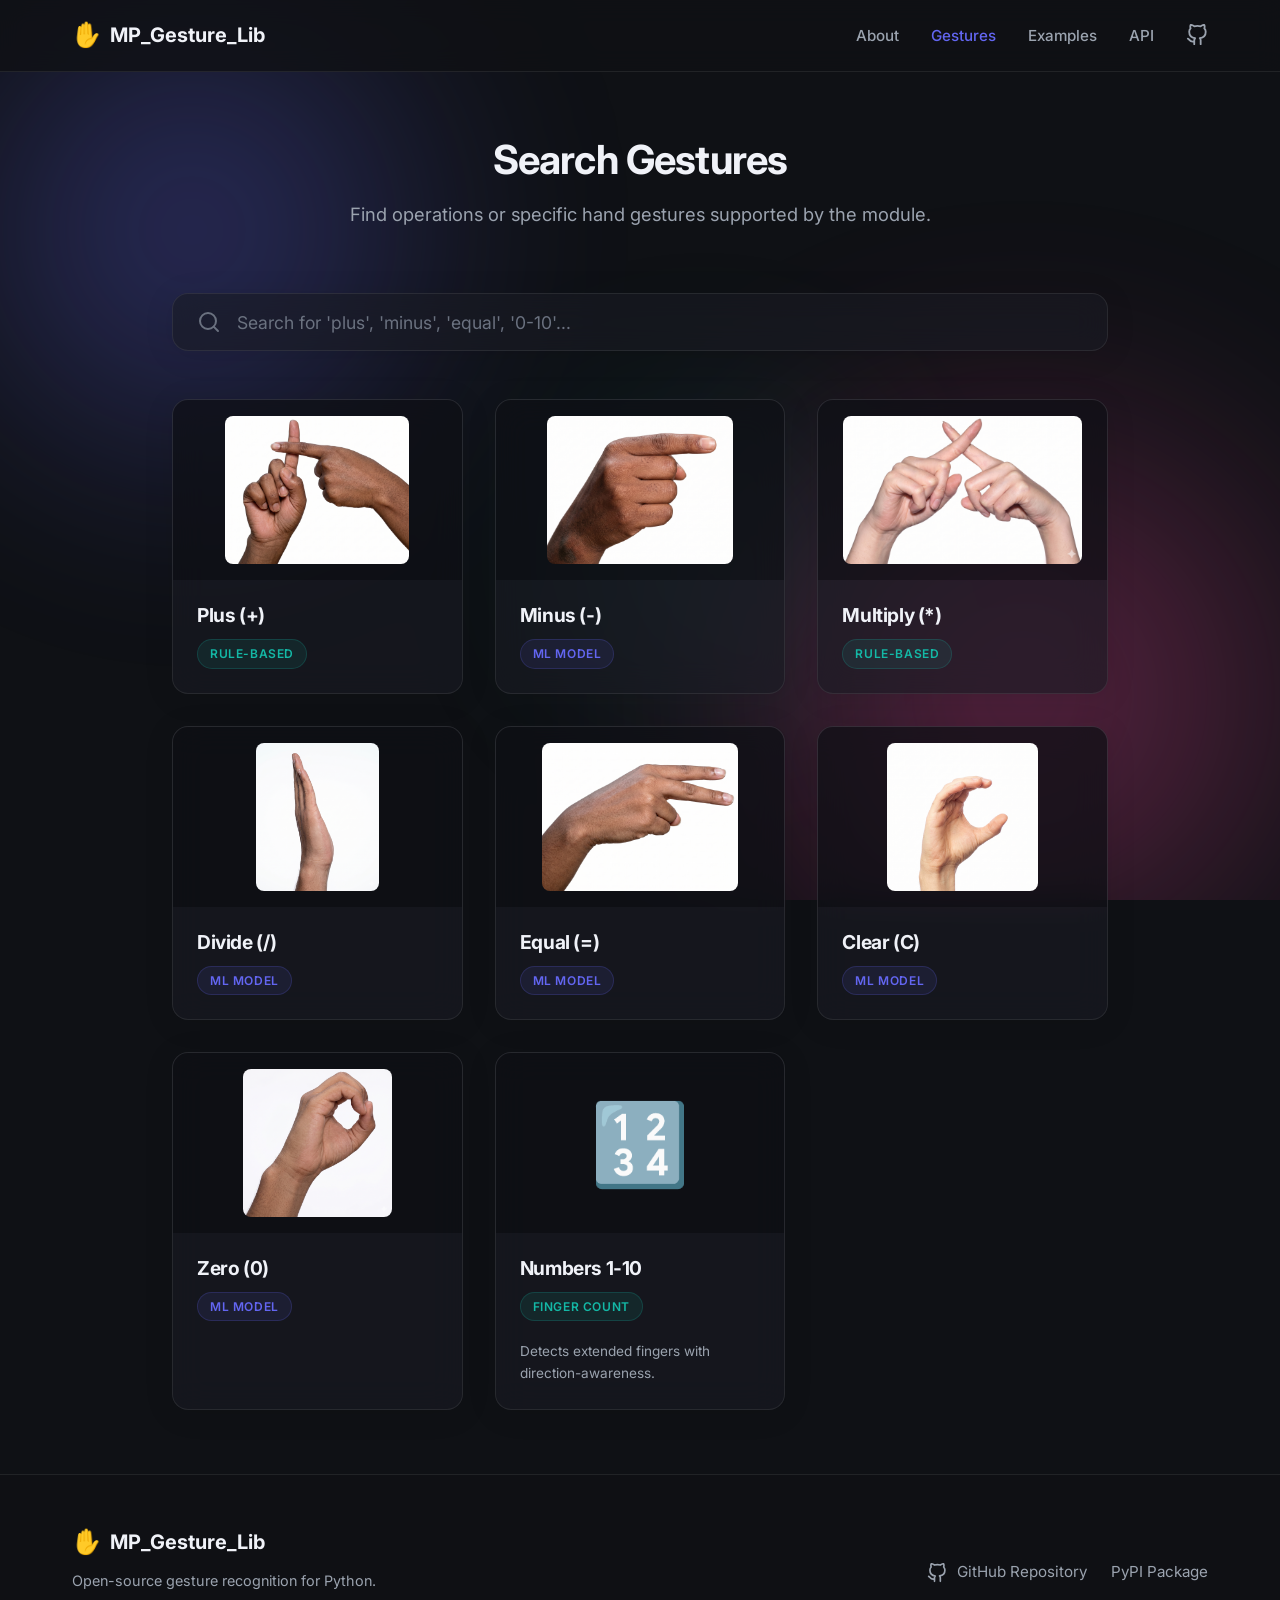
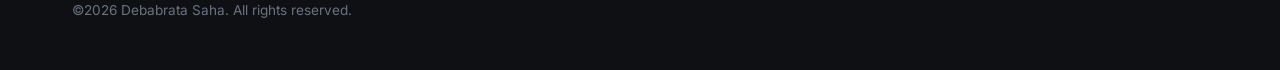
<file: docs/pages/gestures.html>
<!DOCTYPE html>
<html lang="en">

<head>
    <meta charset="UTF-8">
    <meta name="viewport" content="width=device-width, initial-scale=1.0">
    <meta name="description" content="Search all supported gestures in mp_gesture_lib.">
    <title>Search Gestures - MP Gesture Lib</title>

    <!-- Google Fonts -->
    <link rel="preconnect" href="https://fonts.googleapis.com">
    <link rel="preconnect" href="https://fonts.gstatic.com" crossorigin>
    <link
        href="https://fonts.googleapis.com/css2?family=Inter:wght@300;400;500;600;700;800&family=Fira+Code:wght@400;500&display=swap"
        rel="stylesheet">

    <!-- Custom CSS -->
    <link rel="stylesheet" href="../style.css">

    <!-- Favicon -->
    <link rel="icon" href="data:image/svg+xml,<svg xmlns=%22http://www.w3.org/2000/svg%22 viewBox=%220 0 100 100%22><text y=%22.9em%22 font-size=%2290%22>✋</text></svg>">
</head>

<body>
    <div class="background-effects">
        <div class="glow-orb orb-1"></div>
        <div class="glow-orb orb-2"></div>
        <div class="glow-orb orb-3"></div>
    </div>

    <nav class="navbar">
        <div class="container nav-container">
            <div class="logo">
                <a href="../index.html" style="display: flex; align-items: center; gap: 0.5rem; color: inherit;">
                    <span class="logo-icon">✋</span>
                    MP_Gesture_Lib
                </a>
            </div>
            <div class="nav-right">
                <ul class="nav-links">
                    <li><a href="../index.html#about">About</a></li>
                    <li><a href="gestures.html" class="active-nav">Gestures</a></li>
                    <li><a href="../index.html#usage">Examples</a></li>
                    <li><a href="../index.html#api">API</a></li>
                </ul>
                <a href="https://github.com/debabratasaha-dev/mp-gesture-lib-package" class="nav-github" aria-label="GitHub Repository" target="_blank" rel="noopener">
                    <svg width="22" height="22" viewBox="0 0 24 24" fill="none" stroke="currentColor" stroke-width="2" stroke-linecap="round" stroke-linejoin="round"><path d="M9 19c-5 1.5-5-2.5-7-3m14 6v-3.87a3.37 3.37 0 0 0-.94-2.61c3.14-.35 6.44-1.54 6.44-7A5.44 5.44 0 0 0 20 4.77 5.07 5.07 0 0 0 19.91 1S18.73.65 16 2.48a13.38 13.38 0 0 0-7 0C6.27.65 5.09 1 5.09 1A5.07 5.07 0 0 0 5 4.77a5.44 5.44 0 0 0-1.5 3.78c0 5.42 3.3 6.61 6.44 7A3.37 3.37 0 0 0 9 18.13V22"></path></svg>
                </a>
            </div>
            <button class="hamburger" aria-label="Toggle menu">
                <span></span>
                <span></span>
                <span></span>
            </button>
        </div>
    </nav>

    <main class="page-padding">
        <section class="container search-section">
            <div class="section-header">
                <h2>Search Gestures</h2>
                <p>Find operations or specific hand gestures supported by the module.</p>
            </div>

            <div class="search-container glass-panel">
                <svg class="search-icon" width="24" height="24" viewBox="0 0 24 24" fill="none" stroke="currentColor" stroke-width="2" stroke-linecap="round" stroke-linejoin="round"><circle cx="11" cy="11" r="8"></circle><line x1="21" y1="21" x2="16.65" y2="16.65"></line></svg>
                <input type="text" id="gesture-search" placeholder="Search for 'plus', 'minus', 'equal', '0-10'..." autocomplete="off">
            </div>

            <div id="no-results" class="no-results hidden glass-panel">
                <div class="feature-icon" style="font-size: 3rem; margin-bottom: 1rem;">🔍</div>
                <h3>No matching gestures found</h3>
                <p>We couldn't find any gesture matching your search. Try another operation.</p>
            </div>

            <div class="gesture-grid" id="gesture-results">
                <!-- Data populated via JS -->
            </div>
        </section>
    </main>

    <footer></footer>

    <script src="../script.js"></script>
    <script src="gestures.js"></script>
</body>

</html>
</file>
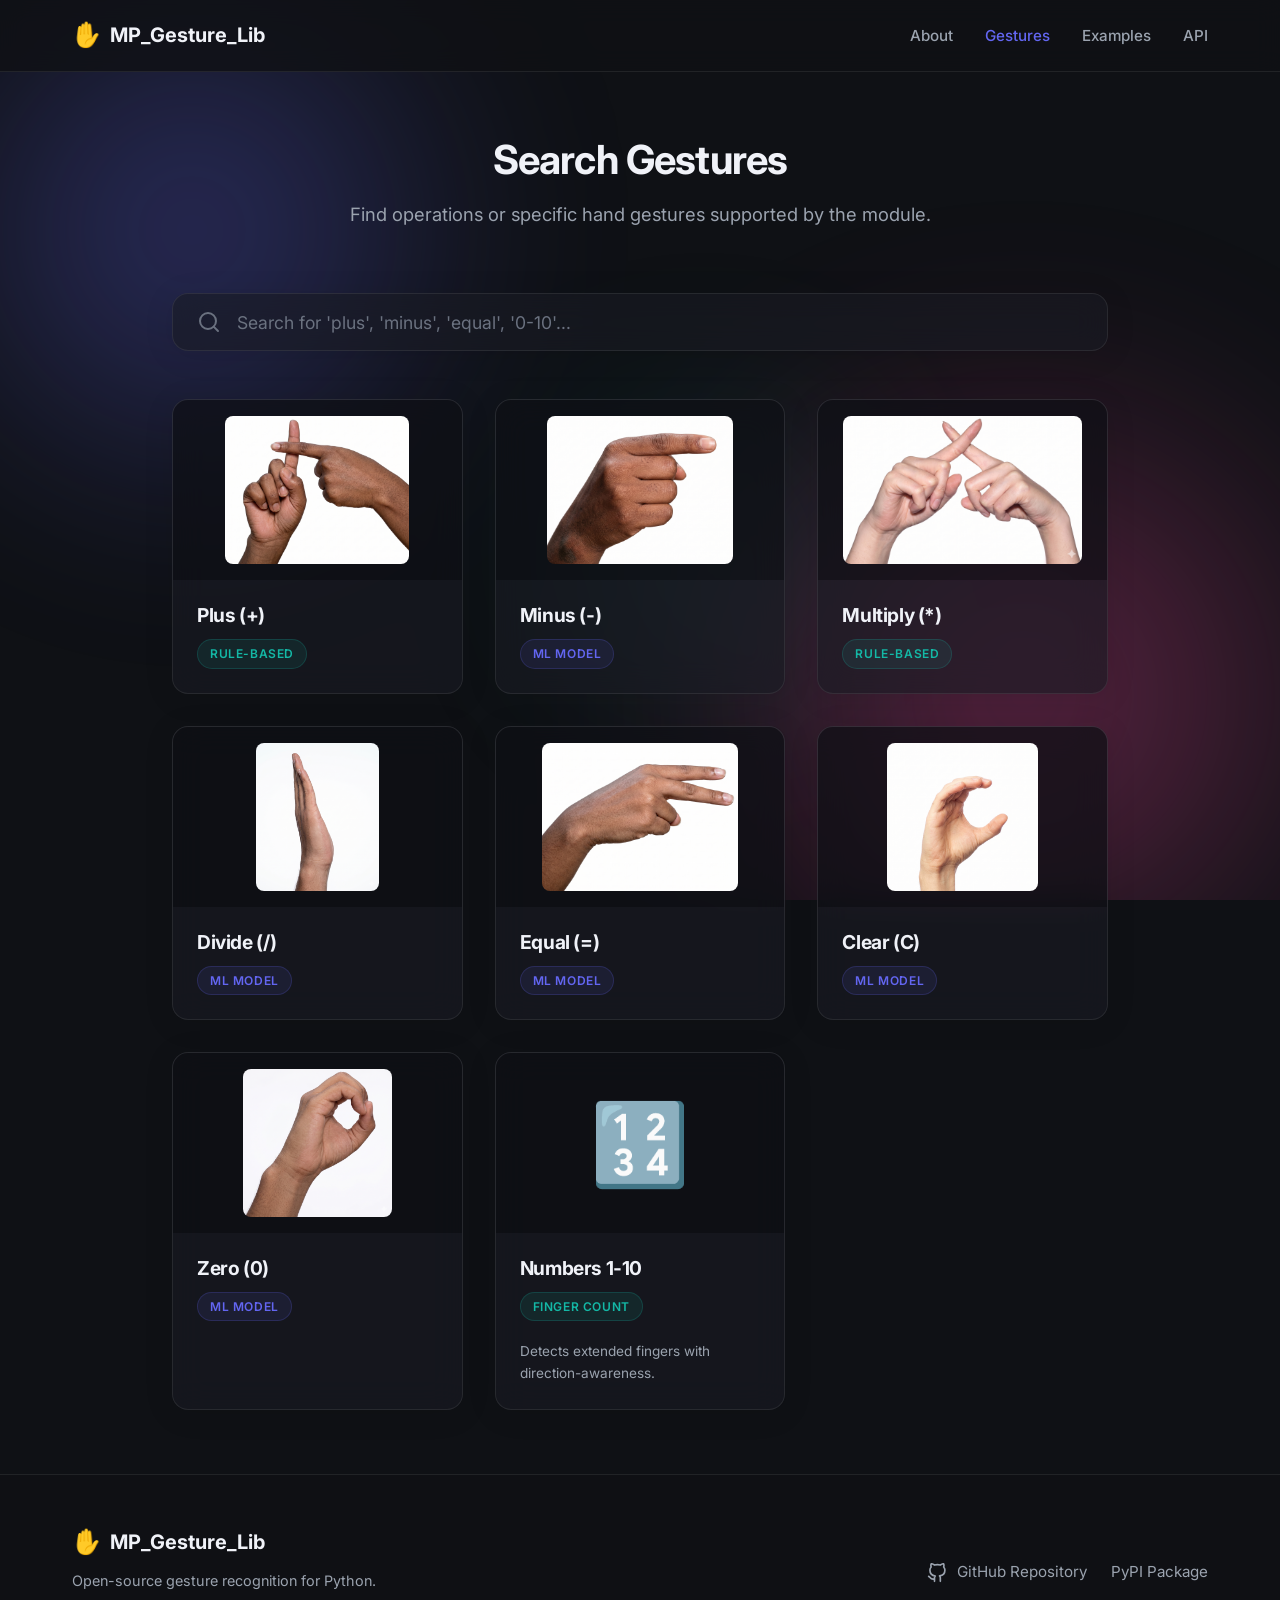
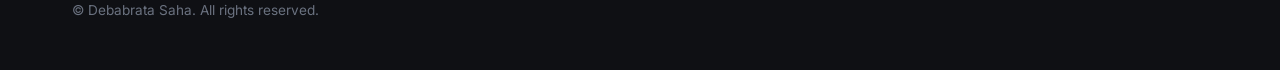
<file: documentation/pages/gestures.html>
<!DOCTYPE html>
<html lang="en">

<head>
    <meta charset="UTF-8">
    <meta name="viewport" content="width=device-width, initial-scale=1.0">
    <meta name="description" content="Search all supported gestures in mp_gesture_lib.">
    <title>Search Gestures - MP Gesture Lib</title>

    <!-- Google Fonts -->
    <link rel="preconnect" href="https://fonts.googleapis.com">
    <link rel="preconnect" href="https://fonts.gstatic.com" crossorigin>
    <link
        href="https://fonts.googleapis.com/css2?family=Inter:wght@300;400;500;600;700;800&family=Fira+Code:wght@400;500&display=swap"
        rel="stylesheet">

    <!-- Custom CSS -->
    <link rel="stylesheet" href="../style.css">
</head>

<body>
    <div class="background-effects">
        <div class="glow-orb orb-1"></div>
        <div class="glow-orb orb-2"></div>
        <div class="glow-orb orb-3"></div>
    </div>

    <nav class="navbar">
        <div class="container nav-container">
            <div class="logo">
                <a href="../index.html" style="display: flex; align-items: center; gap: 0.5rem; color: inherit;">
                    <span class="logo-icon">✋</span>
                    MP_Gesture_Lib
                </a>
            </div>
            <ul class="nav-links">
                <li><a href="../index.html#about">About</a></li>
                <li><a href="gestures.html" class="active-nav">Gestures</a></li>
                <li><a href="../index.html#usage">Examples</a></li>
                <li><a href="../index.html#api">API</a></li>
            </ul>
        </div>
    </nav>

    <main class="page-padding">
        <section class="container search-section">
            <div class="section-header">
                <h2>Search Gestures</h2>
                <p>Find operations or specific hand gestures supported by the module.</p>
            </div>

            <div class="search-container glass-panel">
                <svg class="search-icon" width="24" height="24" viewBox="0 0 24 24" fill="none" stroke="currentColor" stroke-width="2" stroke-linecap="round" stroke-linejoin="round"><circle cx="11" cy="11" r="8"></circle><line x1="21" y1="21" x2="16.65" y2="16.65"></line></svg>
                <input type="text" id="gesture-search" placeholder="Search for 'plus', 'minus', 'equal', '0-10'..." autocomplete="off">
            </div>

            <div id="no-results" class="no-results hidden glass-panel">
                <div class="feature-icon" style="font-size: 3rem; margin-bottom: 1rem;">🔍</div>
                <h3>No matching gestures found</h3>
                <p>We couldn't find any gesture matching your search. Try another operation.</p>
            </div>

            <div class="gesture-grid" id="gesture-results">
                <!-- Data populated via JS -->
            </div>
        </section>
    </main>

    <footer></footer>

    <script src="../script.js"></script>
    <script src="gestures.js"></script>
</body>

</html>
</file>
<file: docs/style.css>
:root {
    /* Color Palette - Dark Mode Default */
    --bg-base: #0f1115;
    --bg-surface: rgba(25, 28, 35, 0.6);
    --bg-surface-hover: rgba(35, 39, 48, 0.8);
    
    --text-primary: #f0f2f8;
    --text-secondary: #9ba3af;
    --text-muted: #6b7280;
    
    --accent-primary: #6366f1; /* Indigo */
    --accent-secondary: #ec4899; /* Pink */
    --accent-tertiary: #14b8a6; /* Teal */
    
    --border-light: rgba(255, 255, 255, 0.08);
    --border-highlight: rgba(255, 255, 255, 0.15);
    
    /* Typography */
    --font-sans: 'Inter', system-ui, -apple-system, sans-serif;
    --font-mono: 'Fira Code', ui-monospace, SFMono-Regular, monospace;
    
    /* Layout */
    --max-width: 1200px;
    --nav-height: 72px;
}

* {
    margin: 0;
    padding: 0;
    box-sizing: border-box;
}

body {
    font-family: var(--font-sans);
    background-color: var(--bg-base);
    color: var(--text-primary);
    line-height: 1.6;
    overflow-x: hidden;
    position: relative;
}

html {
    scroll-behavior: smooth;
    scroll-padding-top: var(--nav-height);
}

/* Typography elements */
h1, h2, h3, h4 {
    color: var(--text-primary);
    line-height: 1.2;
    font-weight: 700;
    letter-spacing: -0.02em;
}

p {
    color: var(--text-secondary);
    margin-bottom: 1rem;
}

a {
    color: var(--accent-primary);
    text-decoration: none;
    transition: color 0.2s ease;
}

a:hover {
    color: var(--accent-secondary);
}

/* Background Effects */
.background-effects {
    position: fixed;
    top: 0;
    left: 0;
    width: 100vw;
    height: 100vh;
    z-index: -1;
    overflow: hidden;
    pointer-events: none;
}

.glow-orb {
    position: absolute;
    border-radius: 50%;
    filter: blur(100px);
    opacity: 0.4;
    animation: float 20s infinite ease-in-out alternate;
}

.orb-1 {
    top: -10%;
    left: -10%;
    width: 50vw;
    height: 50vw;
    background: radial-gradient(circle, var(--accent-primary) 0%, transparent 70%);
    animation-delay: 0s;
}

.orb-2 {
    bottom: -20%;
    right: -10%;
    width: 60vw;
    height: 60vw;
    background: radial-gradient(circle, var(--accent-secondary) 0%, transparent 70%);
    animation-delay: -5s;
}

.orb-3 {
    top: 40%;
    left: 40%;
    width: 30vw;
    height: 30vw;
    background: radial-gradient(circle, var(--accent-tertiary) 0%, transparent 70%);
    opacity: 0.2;
    animation-delay: -10s;
}

@keyframes float {
    0% { transform: translate(0, 0) scale(1); }
    50% { transform: translate(5%, 10%) scale(1.1); }
    100% { transform: translate(-5%, 5%) scale(0.9); }
}

/* Layout Classes */
.container {
    max-width: var(--max-width);
    margin: 0 auto;
    padding: 0 2rem;
}

/* Glassmorphism utility */
.glass-panel {
    background: var(--bg-surface);
    backdrop-filter: blur(16px);
    -webkit-backdrop-filter: blur(16px);
    border: 1px solid var(--border-light);
    border-radius: 16px;
    box-shadow: 0 4px 30px rgba(0, 0, 0, 0.1);
}

/* Navbar */
.navbar {
    position: fixed;
    top: 0;
    left: 0;
    width: 100%;
    height: var(--nav-height);
    background: rgba(15, 17, 21, 0.8);
    backdrop-filter: blur(12px);
    -webkit-backdrop-filter: blur(12px);
    border-bottom: 1px solid var(--border-light);
    z-index: 100;
    display: flex;
    align-items: center;
}

.nav-container {
    display: flex;
    justify-content: space-between;
    align-items: center;
    width: 100%;
}

.logo {
    font-size: 1.25rem;
    font-weight: 700;
    display: flex;
    align-items: center;
    gap: 0.5rem;
    color: var(--text-primary);
}

.logo-icon {
    font-size: 1.5rem;
}

.nav-links {
    display: flex;
    gap: 2rem;
    list-style: none;
}

.nav-links a {
    color: var(--text-secondary);
    font-size: 0.95rem;
    font-weight: 500;
}

.nav-links a:hover, .nav-links a.active-nav {
    color: var(--text-primary);
}

.nav-links a.active-nav {
    color: var(--accent-primary);
}

.nav-github {
    color: var(--text-secondary);
    display: flex;
    align-items: center;
    transition: color 0.2s ease, transform 0.2s ease;
}

.nav-github:hover {
    color: var(--text-primary);
    transform: scale(1.1);
}

.nav-right {
    display: flex;
    align-items: center;
    gap: 2rem;
}

/* Hero Section */
.hero {
    min-height: 100vh;
    display: flex;
    align-items: center;
    gap: 4rem;
    padding-top: calc(var(--nav-height) + 2rem);
    padding-bottom: 4rem;
}

.hero-content {
    flex: 1;
}

.hero-title {
    font-size: 4rem;
    margin-bottom: 1.5rem;
}

.text-gradient {
    background: linear-gradient(135deg, var(--accent-primary), var(--accent-secondary), var(--accent-tertiary));
    -webkit-background-clip: text;
    -webkit-text-fill-color: transparent;
    background-clip: text;
    background-size: 200% auto;
    animation: gradientFlow 5s linear infinite;
}

@keyframes gradientFlow {
    0% { background-position: 0% center; }
    100% { background-position: 200% center; }
}

.hero-subtitle {
    font-size: 1.25rem;
    margin-bottom: 2.5rem;
    max-width: 600px;
}

.hero-actions {
    display: flex;
    align-items: center;
    gap: 1.5rem;
    flex-wrap: wrap;
}

.install-card {
    display: flex;
    align-items: center;
    padding: 0.75rem 1.25rem;
    gap: 1rem;
    border-radius: 8px;
    font-family: var(--font-mono);
    color: var(--text-primary);
}

.copy-btn {
    background: transparent;
    border: none;
    color: var(--text-muted);
    cursor: pointer;
    display: flex;
    align-items: center;
    justify-content: center;
    transition: color 0.2s ease;
}

.copy-btn:hover {
    color: var(--text-primary);
}

.btn {
    display: inline-flex;
    align-items: center;
    justify-content: center;
    padding: 0.8rem 1.5rem;
    border-radius: 8px;
    font-weight: 600;
    transition: all 0.2s ease;
    cursor: pointer;
}

.btn-primary {
    background: var(--text-primary);
    color: var(--bg-base);
}

.btn-primary:hover {
    background: var(--text-secondary);
    color: var(--bg-base);
    transform: translateY(-2px);
}

/* Code Window */
.hero-visual {
    flex: 1;
    min-width: 0;
    border-radius: 12px;
    overflow: hidden;
    position: relative;
}

.code-window .window-header {
    background: rgba(0, 0, 0, 0.2);
    padding: 0.75rem 1rem;
    display: flex;
    align-items: center;
    gap: 0.5rem;
    border-bottom: 1px solid var(--border-light);
}

.window-dot {
    width: 12px;
    height: 12px;
    border-radius: 50%;
}

.window-dot.red { background: #ff5f56; }
.window-dot.yellow { background: #ffbd2e; }
.window-dot.green { background: #27c93f; }

.window-title {
    margin-left: 1rem;
    font-family: var(--font-sans);
    font-size: 0.85rem;
    color: var(--text-muted);
}

.code-window pre {
    padding: 1.5rem;
    margin: 0;
    overflow-x: auto;
    font-family: var(--font-mono);
    font-size: 0.9rem;
    color: #e2e8f0;
}

/* Code Syntax highlighting (basic) */
.language-python {
    display: block;
}
.code-window pre code {
    line-height: 1.5;
}

/* Sections General */
section {
    padding: 6rem 0;
    position: relative;
}

.section-header {
    text-align: center;
    margin-bottom: 4rem;
}

.section-header h2 {
    font-size: 2.5rem;
    margin-bottom: 1rem;
}

.section-header p {
    font-size: 1.15rem;
    max-width: 600px;
    margin: 0 auto;
}

/* Feature Grid */
.feature-grid {
    display: grid;
    grid-template-columns: repeat(auto-fit, minmax(300px, 1fr));
    gap: 2rem;
}

.feature-card {
    padding: 2.5rem;
    transition: transform 0.3s ease, border-color 0.3s ease;
}

.feature-card:hover {
    transform: translateY(-5px);
    border-color: var(--border-highlight);
}

.feature-icon {
    font-size: 2.5rem;
    margin-bottom: 1.5rem;
}

.feature-card h3 {
    font-size: 1.25rem;
    margin-bottom: 1rem;
}

/* Gestures Section */
.gesture-grid {
    display: grid;
    grid-template-columns: repeat(auto-fill, minmax(250px, 1fr));
    gap: 2rem;
}

.gesture-card {
    overflow: hidden;
    display: flex;
    flex-direction: column;
    transition: transform 0.3s ease, border-color 0.3s ease, box-shadow 0.3s ease;
}

.gesture-card:hover {
    transform: translateY(-5px);
    border-color: var(--border-highlight);
    box-shadow: 0 10px 40px rgba(0, 0, 0, 0.2);
}

.gesture-image-container {
    height: 180px;
    background: rgba(0, 0, 0, 0.3);
    display: flex;
    align-items: center;
    justify-content: center;
    overflow: hidden;
    padding: 1rem;
}

.gesture-img {
    max-width: 100%;
    max-height: 100%;
    object-fit: contain;
    transition: transform 0.5s ease;
    border-radius: 8px;
}

.gesture-card:hover .gesture-img {
    transform: scale(1.05);
}

.gesture-info {
    padding: 1.5rem;
    flex: 1;
    display: flex;
    flex-direction: column;
    align-items: flex-start;
    gap: 0.75rem;
}

.gesture-info h3 {
    margin: 0;
    font-size: 1.2rem;
}

.badge {
    display: inline-block;
    padding: 0.25rem 0.75rem;
    border-radius: 999px;
    font-size: 0.75rem;
    font-weight: 600;
    text-transform: uppercase;
    letter-spacing: 0.05em;
}

.rule-badge {
    background: rgba(20, 184, 166, 0.1);
    color: var(--accent-tertiary);
    border: 1px solid rgba(20, 184, 166, 0.2);
}

.ml-badge {
    background: rgba(99, 102, 241, 0.1);
    color: var(--accent-primary);
    border: 1px solid rgba(99, 102, 241, 0.2);
}

.special-card .gesture-icon-placeholder {
    height: 180px;
    display: flex;
    align-items: center;
    justify-content: center;
    font-size: 5rem;
    background: rgba(0, 0, 0, 0.3);
}

.tiny-desc {
    font-size: 0.85rem;
    margin: 0;
    margin-top: 0.5rem;
}

/* Tabs / Examples */
.tabs-container {
    overflow: hidden;
}

.tabs-header {
    display: flex;
    background: rgba(0, 0, 0, 0.2);
    border-bottom: 1px solid var(--border-light);
    overflow-x: auto;
}

.tab-btn {
    background: transparent;
    border: none;
    padding: 1.25rem 2rem;
    color: var(--text-secondary);
    font-weight: 600;
    font-family: var(--font-sans);
    cursor: pointer;
    transition: all 0.2s ease;
    border-bottom: 2px solid transparent;
    white-space: nowrap;
}

.tab-btn:hover {
    color: var(--text-primary);
    background: rgba(255, 255, 255, 0.05);
}

.tab-btn.active {
    color: var(--accent-primary);
    border-bottom-color: var(--accent-primary);
    background: rgba(99, 102, 241, 0.05);
}

.tabs-content {
    padding: 2rem;
}

.tab-pane {
    display: none;
    animation: fadeIn 0.3s ease;
}

.tab-pane.active {
    display: block;
}

@keyframes fadeIn {
    from { opacity: 0; transform: translateY(5px); }
    to { opacity: 1; transform: translateY(0); }
}

.pane-description {
    margin-bottom: 1.5rem;
}

.pane-description p {
    font-size: 1.1rem;
    margin: 0;
}

/* API Section */
.api-card {
    overflow: hidden;
}

.api-header {
    padding: 1.5rem 2rem;
    background: rgba(0, 0, 0, 0.2);
    border-bottom: 1px solid var(--border-light);
}

.api-header h3 {
    margin: 0;
    display: flex;
    align-items: center;
    gap: 1rem;
}

.type-hint {
    font-size: 0.8rem;
    font-family: var(--font-mono);
    color: var(--text-muted);
    font-weight: normal;
    background: rgba(255, 255, 255, 0.1);
    padding: 0.2rem 0.5rem;
    border-radius: 4px;
}

.api-table-container {
    overflow-x: auto;
}

.api-table {
    width: 100%;
    border-collapse: collapse;
    text-align: left;
}

.api-table th, .api-table td {
    padding: 1.25rem 2rem;
    border-bottom: 1px solid var(--border-light);
}

.api-table th {
    font-weight: 600;
    color: var(--text-secondary);
    font-size: 0.9rem;
    text-transform: uppercase;
    letter-spacing: 0.05em;
}

.api-table tr:last-child td {
    border-bottom: none;
}

.api-table td code {
    font-family: var(--font-mono);
    color: var(--text-primary);
    background: rgba(0, 0, 0, 0.3);
    padding: 0.2rem 0.4rem;
    border-radius: 4px;
    font-size: 0.9em;
}

.type-badge {
    font-family: var(--font-mono);
    color: var(--accent-secondary);
    font-size: 0.85rem;
}

/* Footer */
footer {
    border-top: 1px solid var(--border-light);
    padding: 3rem 0;
    margin-top: 4rem;
    background: rgba(15, 17, 21, 0.8);
}

.footer-content {
    display: flex;
    justify-content: space-between;
    align-items: center;
    flex-wrap: wrap;
    gap: 2rem;
}

.footer-left p {
    margin: 0.5rem 0 0 0;
    font-size: 0.9rem;
}

.footer-right {
    display: flex;
    gap: 1.5rem;
}

.footer-link {
    color: var(--text-secondary);
    font-size: 0.95rem;
}

.footer-link:hover {
    color: var(--text-primary);
}

/* -------------------------------------
   Search Gestures Page Additions
   ------------------------------------- */

.page-padding {
    padding-top: calc(var(--nav-height) + 4rem);
    min-height: calc(100vh - 120px);
}

.search-section {
    max-width: 1000px;
}

.search-container {
    display: flex;
    align-items: center;
    padding: 1rem 1.5rem;
    margin-bottom: 3rem;
    gap: 1rem;
    transition: border-color 0.3s ease;
}

.search-container:focus-within {
    border-color: var(--accent-primary);
    box-shadow: 0 0 0 2px rgba(99, 102, 241, 0.2);
}

.search-icon {
    color: var(--text-muted);
}

.search-container input {
    flex: 1;
    background: transparent;
    border: none;
    color: var(--text-primary);
    font-family: var(--font-sans);
    font-size: 1.1rem;
    outline: none;
}

.search-container input::placeholder {
    color: var(--text-muted);
}

.no-results {
    text-align: center;
    padding: 4rem 2rem;
    margin-top: 2rem;
    border: 1px dashed var(--border-highlight);
}

.no-results h3 {
    margin-bottom: 0.5rem;
}

.no-results p {
    margin: 0;
}

.hidden {
    display: none !important;
}

/* Override Prism.js background to blend with glass panel */
pre[class*="language-"] {
    background: transparent !important;
    margin: 0 !important;
    padding: 1.5rem !important;
    border: none !important;
    box-shadow: none !important;
    text-shadow: none !important;
}

code[class*="language-"] {
    text-shadow: none !important;
    background: transparent !important;
    font-family: var(--font-mono) !important;
    font-size: 0.9rem !important;
}

/* Hamburger Menu */
.hamburger {
    display: none;
    flex-direction: column;
    gap: 6px;
    background: transparent;
    border: none;
    cursor: pointer;
    z-index: 101;
    padding: 0.5rem;
}

.hamburger span {
    display: block;
    width: 25px;
    height: 2px;
    background: var(--text-primary);
    border-radius: 2px;
    transition: all 0.3s ease;
}

/* Responsive */
@media (max-width: 900px) {
    .hero {
        flex-direction: column;
        text-align: center;
        gap: 3rem;
        padding-top: calc(var(--nav-height) + 4rem);
    }
    
    .hero-subtitle {
        margin: 0 auto 2rem auto;
    }
    
    .hero-actions {
        justify-content: center;
    }
    
    .hero-visual {
        width: 100%;
    }
    
    .hero-title {
        font-size: 3rem;
    }
}

@media (max-width: 600px) {
    .hamburger {
        display: flex;
    }
    
    .nav-links {
        position: fixed;
        top: 0;
        right: -100%;
        width: 100%;
        height: 100vh;
        background: rgba(15, 17, 21, 0.98);
        flex-direction: column;
        justify-content: center;
        align-items: center;
        transition: right 0.3s ease;
        z-index: 100;
        gap: 3rem;
    }
    
    .nav-links.active {
        right: 0;
    }
    
    .nav-links a {
        font-size: 1.5rem;
    }

    .hamburger.active span:nth-child(1) {
        transform: translateY(8px) rotate(45deg);
    }
    
    .hamburger.active span:nth-child(2) {
        opacity: 0;
    }
    
    .hamburger.active span:nth-child(3) {
        transform: translateY(-8px) rotate(-45deg);
    }
    
    .hero-title {
        font-size: 2.5rem;
    }
    
    .install-card {
        width: 100%;
        justify-content: space-between;
    }
    
    .btn {
        width: 100%;
    }
    
    .api-table th, .api-table td {
        padding: 1rem;
    }
}
</file>
<file: documentation/style.css>
:root {
    /* Color Palette - Dark Mode Default */
    --bg-base: #0f1115;
    --bg-surface: rgba(25, 28, 35, 0.6);
    --bg-surface-hover: rgba(35, 39, 48, 0.8);
    
    --text-primary: #f0f2f8;
    --text-secondary: #9ba3af;
    --text-muted: #6b7280;
    
    --accent-primary: #6366f1; /* Indigo */
    --accent-secondary: #ec4899; /* Pink */
    --accent-tertiary: #14b8a6; /* Teal */
    
    --border-light: rgba(255, 255, 255, 0.08);
    --border-highlight: rgba(255, 255, 255, 0.15);
    
    /* Typography */
    --font-sans: 'Inter', system-ui, -apple-system, sans-serif;
    --font-mono: 'Fira Code', ui-monospace, SFMono-Regular, monospace;
    
    /* Layout */
    --max-width: 1200px;
    --nav-height: 72px;
}

* {
    margin: 0;
    padding: 0;
    box-sizing: border-box;
}

body {
    font-family: var(--font-sans);
    background-color: var(--bg-base);
    color: var(--text-primary);
    line-height: 1.6;
    overflow-x: hidden;
    position: relative;
}

html {
    scroll-behavior: smooth;
    scroll-padding-top: var(--nav-height);
}

/* Typography elements */
h1, h2, h3, h4 {
    color: var(--text-primary);
    line-height: 1.2;
    font-weight: 700;
    letter-spacing: -0.02em;
}

p {
    color: var(--text-secondary);
    margin-bottom: 1rem;
}

a {
    color: var(--accent-primary);
    text-decoration: none;
    transition: color 0.2s ease;
}

a:hover {
    color: var(--accent-secondary);
}

/* Background Effects */
.background-effects {
    position: fixed;
    top: 0;
    left: 0;
    width: 100vw;
    height: 100vh;
    z-index: -1;
    overflow: hidden;
    pointer-events: none;
}

.glow-orb {
    position: absolute;
    border-radius: 50%;
    filter: blur(100px);
    opacity: 0.4;
    animation: float 20s infinite ease-in-out alternate;
}

.orb-1 {
    top: -10%;
    left: -10%;
    width: 50vw;
    height: 50vw;
    background: radial-gradient(circle, var(--accent-primary) 0%, transparent 70%);
    animation-delay: 0s;
}

.orb-2 {
    bottom: -20%;
    right: -10%;
    width: 60vw;
    height: 60vw;
    background: radial-gradient(circle, var(--accent-secondary) 0%, transparent 70%);
    animation-delay: -5s;
}

.orb-3 {
    top: 40%;
    left: 40%;
    width: 30vw;
    height: 30vw;
    background: radial-gradient(circle, var(--accent-tertiary) 0%, transparent 70%);
    opacity: 0.2;
    animation-delay: -10s;
}

@keyframes float {
    0% { transform: translate(0, 0) scale(1); }
    50% { transform: translate(5%, 10%) scale(1.1); }
    100% { transform: translate(-5%, 5%) scale(0.9); }
}

/* Layout Classes */
.container {
    max-width: var(--max-width);
    margin: 0 auto;
    padding: 0 2rem;
}

/* Glassmorphism utility */
.glass-panel {
    background: var(--bg-surface);
    backdrop-filter: blur(16px);
    -webkit-backdrop-filter: blur(16px);
    border: 1px solid var(--border-light);
    border-radius: 16px;
    box-shadow: 0 4px 30px rgba(0, 0, 0, 0.1);
}

/* Navbar */
.navbar {
    position: fixed;
    top: 0;
    left: 0;
    width: 100%;
    height: var(--nav-height);
    background: rgba(15, 17, 21, 0.8);
    backdrop-filter: blur(12px);
    -webkit-backdrop-filter: blur(12px);
    border-bottom: 1px solid var(--border-light);
    z-index: 100;
    display: flex;
    align-items: center;
}

.nav-container {
    display: flex;
    justify-content: space-between;
    align-items: center;
    width: 100%;
}

.logo {
    font-size: 1.25rem;
    font-weight: 700;
    display: flex;
    align-items: center;
    gap: 0.5rem;
    color: var(--text-primary);
}

.logo-icon {
    font-size: 1.5rem;
}

.nav-links {
    display: flex;
    gap: 2rem;
    list-style: none;
}

.nav-links a {
    color: var(--text-secondary);
    font-size: 0.95rem;
    font-weight: 500;
}

.nav-links a:hover, .nav-links a.active-nav {
    color: var(--text-primary);
}

.nav-links a.active-nav {
    color: var(--accent-primary);
}

/* Hero Section */
.hero {
    min-height: 100vh;
    display: flex;
    align-items: center;
    gap: 4rem;
    padding-top: calc(var(--nav-height) + 2rem);
    padding-bottom: 4rem;
}

.hero-content {
    flex: 1;
}

.hero-title {
    font-size: 4rem;
    margin-bottom: 1.5rem;
}

.text-gradient {
    background: linear-gradient(135deg, var(--accent-primary), var(--accent-secondary), var(--accent-tertiary));
    -webkit-background-clip: text;
    -webkit-text-fill-color: transparent;
    background-clip: text;
    background-size: 200% auto;
    animation: gradientFlow 5s linear infinite;
}

@keyframes gradientFlow {
    0% { background-position: 0% center; }
    100% { background-position: 200% center; }
}

.hero-subtitle {
    font-size: 1.25rem;
    margin-bottom: 2.5rem;
    max-width: 600px;
}

.hero-actions {
    display: flex;
    align-items: center;
    gap: 1.5rem;
    flex-wrap: wrap;
}

.install-card {
    display: flex;
    align-items: center;
    padding: 0.75rem 1.25rem;
    gap: 1rem;
    border-radius: 8px;
    font-family: var(--font-mono);
    color: var(--text-primary);
}

.copy-btn {
    background: transparent;
    border: none;
    color: var(--text-muted);
    cursor: pointer;
    display: flex;
    align-items: center;
    justify-content: center;
    transition: color 0.2s ease;
}

.copy-btn:hover {
    color: var(--text-primary);
}

.btn {
    display: inline-flex;
    align-items: center;
    justify-content: center;
    padding: 0.8rem 1.5rem;
    border-radius: 8px;
    font-weight: 600;
    transition: all 0.2s ease;
    cursor: pointer;
}

.btn-primary {
    background: var(--text-primary);
    color: var(--bg-base);
}

.btn-primary:hover {
    background: var(--text-secondary);
    color: var(--bg-base);
    transform: translateY(-2px);
}

/* Code Window */
.hero-visual {
    flex: 1;
    min-width: 0;
    border-radius: 12px;
    overflow: hidden;
    position: relative;
}

.code-window .window-header {
    background: rgba(0, 0, 0, 0.2);
    padding: 0.75rem 1rem;
    display: flex;
    align-items: center;
    gap: 0.5rem;
    border-bottom: 1px solid var(--border-light);
}

.window-dot {
    width: 12px;
    height: 12px;
    border-radius: 50%;
}

.window-dot.red { background: #ff5f56; }
.window-dot.yellow { background: #ffbd2e; }
.window-dot.green { background: #27c93f; }

.window-title {
    margin-left: 1rem;
    font-family: var(--font-sans);
    font-size: 0.85rem;
    color: var(--text-muted);
}

.code-window pre {
    padding: 1.5rem;
    margin: 0;
    overflow-x: auto;
    font-family: var(--font-mono);
    font-size: 0.9rem;
    color: #e2e8f0;
}

/* Code Syntax highlighting (basic) */
.language-python {
    display: block;
}
.code-window pre code {
    line-height: 1.5;
}

/* Sections General */
section {
    padding: 6rem 0;
    position: relative;
}

.section-header {
    text-align: center;
    margin-bottom: 4rem;
}

.section-header h2 {
    font-size: 2.5rem;
    margin-bottom: 1rem;
}

.section-header p {
    font-size: 1.15rem;
    max-width: 600px;
    margin: 0 auto;
}

/* Feature Grid */
.feature-grid {
    display: grid;
    grid-template-columns: repeat(auto-fit, minmax(300px, 1fr));
    gap: 2rem;
}

.feature-card {
    padding: 2.5rem;
    transition: transform 0.3s ease, border-color 0.3s ease;
}

.feature-card:hover {
    transform: translateY(-5px);
    border-color: var(--border-highlight);
}

.feature-icon {
    font-size: 2.5rem;
    margin-bottom: 1.5rem;
}

.feature-card h3 {
    font-size: 1.25rem;
    margin-bottom: 1rem;
}

/* Gestures Section */
.gesture-grid {
    display: grid;
    grid-template-columns: repeat(auto-fill, minmax(250px, 1fr));
    gap: 2rem;
}

.gesture-card {
    overflow: hidden;
    display: flex;
    flex-direction: column;
    transition: transform 0.3s ease, border-color 0.3s ease, box-shadow 0.3s ease;
}

.gesture-card:hover {
    transform: translateY(-5px);
    border-color: var(--border-highlight);
    box-shadow: 0 10px 40px rgba(0, 0, 0, 0.2);
}

.gesture-image-container {
    height: 180px;
    background: rgba(0, 0, 0, 0.3);
    display: flex;
    align-items: center;
    justify-content: center;
    overflow: hidden;
    padding: 1rem;
}

.gesture-img {
    max-width: 100%;
    max-height: 100%;
    object-fit: contain;
    transition: transform 0.5s ease;
    border-radius: 8px;
}

.gesture-card:hover .gesture-img {
    transform: scale(1.05);
}

.gesture-info {
    padding: 1.5rem;
    flex: 1;
    display: flex;
    flex-direction: column;
    align-items: flex-start;
    gap: 0.75rem;
}

.gesture-info h3 {
    margin: 0;
    font-size: 1.2rem;
}

.badge {
    display: inline-block;
    padding: 0.25rem 0.75rem;
    border-radius: 999px;
    font-size: 0.75rem;
    font-weight: 600;
    text-transform: uppercase;
    letter-spacing: 0.05em;
}

.rule-badge {
    background: rgba(20, 184, 166, 0.1);
    color: var(--accent-tertiary);
    border: 1px solid rgba(20, 184, 166, 0.2);
}

.ml-badge {
    background: rgba(99, 102, 241, 0.1);
    color: var(--accent-primary);
    border: 1px solid rgba(99, 102, 241, 0.2);
}

.special-card .gesture-icon-placeholder {
    height: 180px;
    display: flex;
    align-items: center;
    justify-content: center;
    font-size: 5rem;
    background: rgba(0, 0, 0, 0.3);
}

.tiny-desc {
    font-size: 0.85rem;
    margin: 0;
    margin-top: 0.5rem;
}

/* Tabs / Examples */
.tabs-container {
    overflow: hidden;
}

.tabs-header {
    display: flex;
    background: rgba(0, 0, 0, 0.2);
    border-bottom: 1px solid var(--border-light);
    overflow-x: auto;
}

.tab-btn {
    background: transparent;
    border: none;
    padding: 1.25rem 2rem;
    color: var(--text-secondary);
    font-weight: 600;
    font-family: var(--font-sans);
    cursor: pointer;
    transition: all 0.2s ease;
    border-bottom: 2px solid transparent;
    white-space: nowrap;
}

.tab-btn:hover {
    color: var(--text-primary);
    background: rgba(255, 255, 255, 0.05);
}

.tab-btn.active {
    color: var(--accent-primary);
    border-bottom-color: var(--accent-primary);
    background: rgba(99, 102, 241, 0.05);
}

.tabs-content {
    padding: 2rem;
}

.tab-pane {
    display: none;
    animation: fadeIn 0.3s ease;
}

.tab-pane.active {
    display: block;
}

@keyframes fadeIn {
    from { opacity: 0; transform: translateY(5px); }
    to { opacity: 1; transform: translateY(0); }
}

.pane-description {
    margin-bottom: 1.5rem;
}

.pane-description p {
    font-size: 1.1rem;
    margin: 0;
}

/* API Section */
.api-card {
    overflow: hidden;
}

.api-header {
    padding: 1.5rem 2rem;
    background: rgba(0, 0, 0, 0.2);
    border-bottom: 1px solid var(--border-light);
}

.api-header h3 {
    margin: 0;
    display: flex;
    align-items: center;
    gap: 1rem;
}

.type-hint {
    font-size: 0.8rem;
    font-family: var(--font-mono);
    color: var(--text-muted);
    font-weight: normal;
    background: rgba(255, 255, 255, 0.1);
    padding: 0.2rem 0.5rem;
    border-radius: 4px;
}

.api-table-container {
    overflow-x: auto;
}

.api-table {
    width: 100%;
    border-collapse: collapse;
    text-align: left;
}

.api-table th, .api-table td {
    padding: 1.25rem 2rem;
    border-bottom: 1px solid var(--border-light);
}

.api-table th {
    font-weight: 600;
    color: var(--text-secondary);
    font-size: 0.9rem;
    text-transform: uppercase;
    letter-spacing: 0.05em;
}

.api-table tr:last-child td {
    border-bottom: none;
}

.api-table td code {
    font-family: var(--font-mono);
    color: var(--text-primary);
    background: rgba(0, 0, 0, 0.3);
    padding: 0.2rem 0.4rem;
    border-radius: 4px;
    font-size: 0.9em;
}

.type-badge {
    font-family: var(--font-mono);
    color: var(--accent-secondary);
    font-size: 0.85rem;
}

/* Footer */
footer {
    border-top: 1px solid var(--border-light);
    padding: 3rem 0;
    margin-top: 4rem;
    background: rgba(15, 17, 21, 0.8);
}

.footer-content {
    display: flex;
    justify-content: space-between;
    align-items: center;
    flex-wrap: wrap;
    gap: 2rem;
}

.footer-left p {
    margin: 0.5rem 0 0 0;
    font-size: 0.9rem;
}

.footer-right {
    display: flex;
    gap: 1.5rem;
}

.footer-link {
    color: var(--text-secondary);
    font-size: 0.95rem;
}

.footer-link:hover {
    color: var(--text-primary);
}

/* -------------------------------------
   Search Gestures Page Additions
   ------------------------------------- */

.page-padding {
    padding-top: calc(var(--nav-height) + 4rem);
    min-height: calc(100vh - 120px);
}

.search-section {
    max-width: 1000px;
}

.search-container {
    display: flex;
    align-items: center;
    padding: 1rem 1.5rem;
    margin-bottom: 3rem;
    gap: 1rem;
    transition: border-color 0.3s ease;
}

.search-container:focus-within {
    border-color: var(--accent-primary);
    box-shadow: 0 0 0 2px rgba(99, 102, 241, 0.2);
}

.search-icon {
    color: var(--text-muted);
}

.search-container input {
    flex: 1;
    background: transparent;
    border: none;
    color: var(--text-primary);
    font-family: var(--font-sans);
    font-size: 1.1rem;
    outline: none;
}

.search-container input::placeholder {
    color: var(--text-muted);
}

.no-results {
    text-align: center;
    padding: 4rem 2rem;
    margin-top: 2rem;
    border: 1px dashed var(--border-highlight);
}

.no-results h3 {
    margin-bottom: 0.5rem;
}

.no-results p {
    margin: 0;
}

.hidden {
    display: none !important;
}

/* Override Prism.js background to blend with glass panel */
pre[class*="language-"] {
    background: transparent !important;
    margin: 0 !important;
    padding: 1.5rem !important;
    border: none !important;
    box-shadow: none !important;
    text-shadow: none !important;
}

code[class*="language-"] {
    text-shadow: none !important;
    background: transparent !important;
    font-family: var(--font-mono) !important;
    font-size: 0.9rem !important;
}

/* Responsive */
@media (max-width: 900px) {
    .hero {
        flex-direction: column;
        text-align: center;
        gap: 3rem;
        padding-top: calc(var(--nav-height) + 4rem);
    }
    
    .hero-subtitle {
        margin: 0 auto 2rem auto;
    }
    
    .hero-actions {
        justify-content: center;
    }
    
    .hero-visual {
        width: 100%;
    }
    
    .hero-title {
        font-size: 3rem;
    }
}

@media (max-width: 600px) {
    .nav-links {
        display: none; /* simple mobile view */
    }
    
    .hero-title {
        font-size: 2.5rem;
    }
    
    .install-card {
        width: 100%;
        justify-content: space-between;
    }
    
    .btn {
        width: 100%;
    }
    
    .api-table th, .api-table td {
        padding: 1rem;
    }
}
</file>
